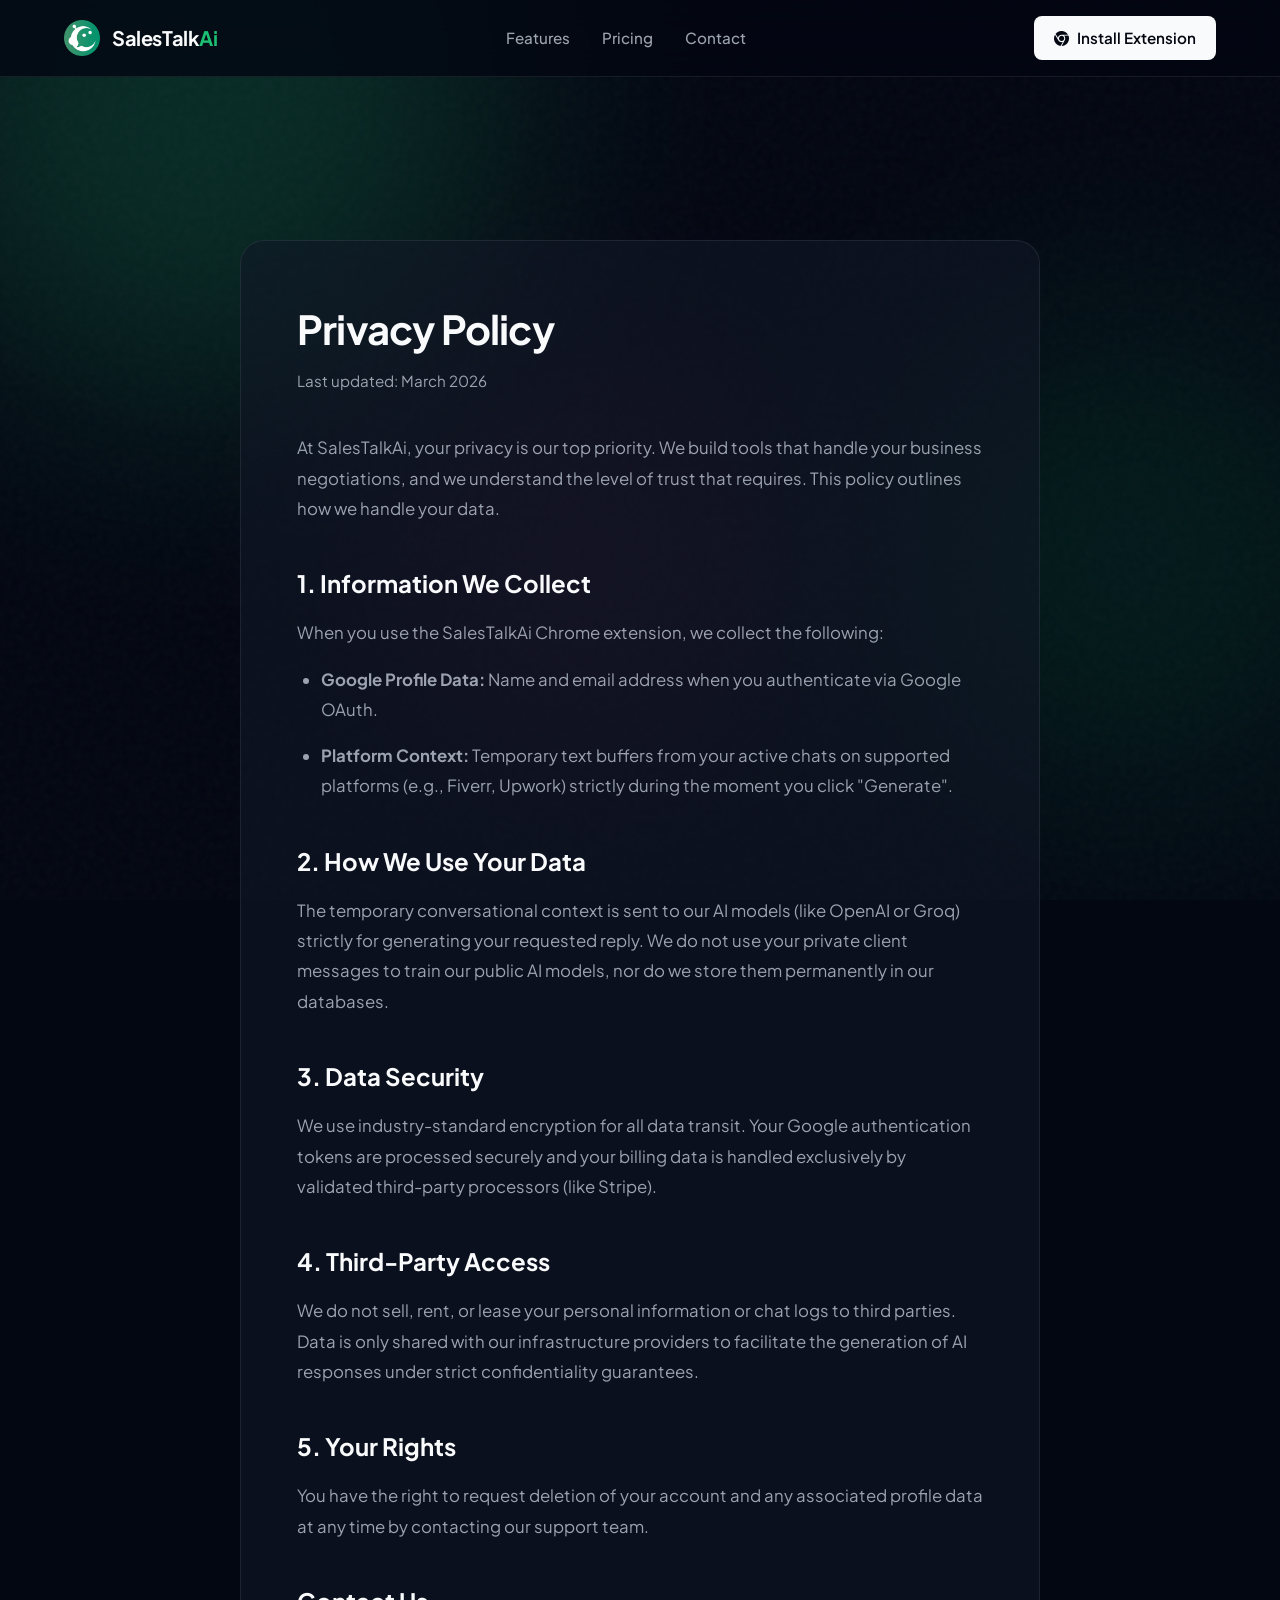
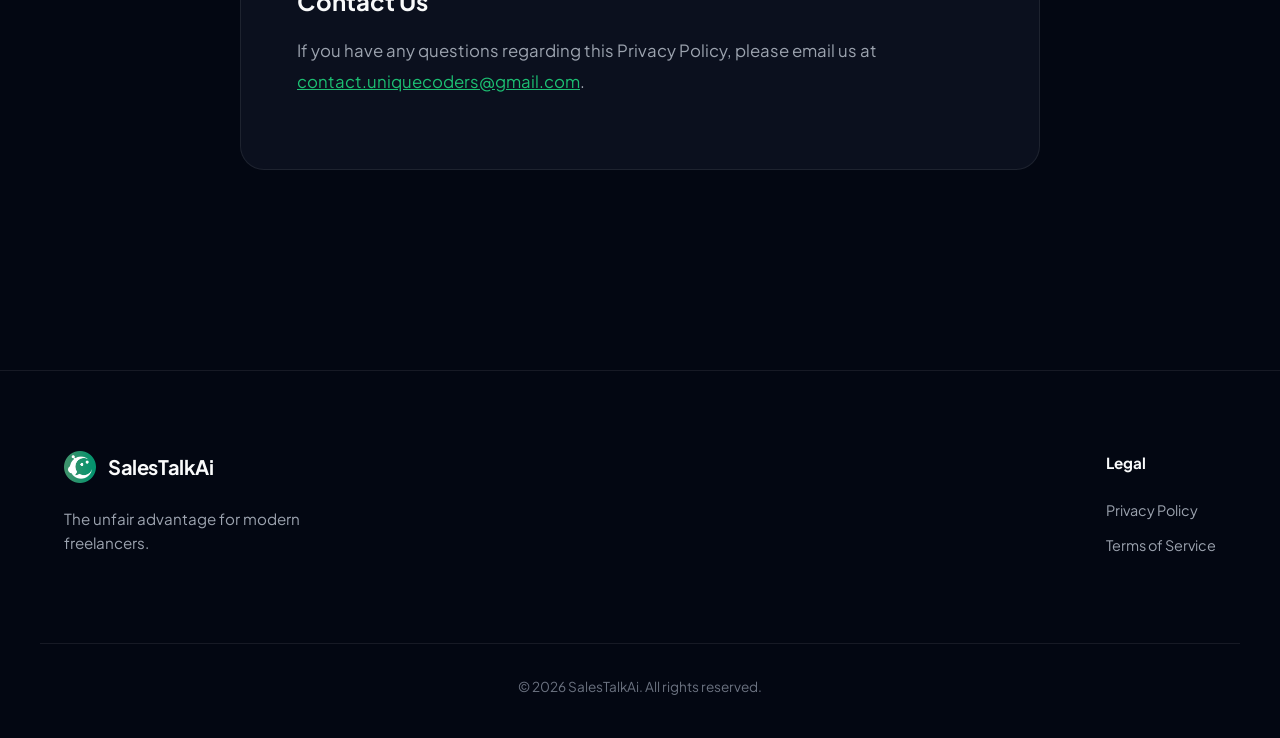
<file: privacy.html>
<!DOCTYPE html>
<html lang="en" class="dark">

<head>
    <meta charset="UTF-8">
    <meta name="viewport" content="width=device-width, initial-scale=1.0">
    <title>Privacy Policy — SalesTalkAi</title>
    <!-- Google Fonts: Plus Jakarta Sans for premium SaaS look -->
    <link rel="preconnect" href="https://fonts.googleapis.com">
    <link rel="preconnect" href="https://fonts.gstatic.com" crossorigin>
    <link href="https://fonts.googleapis.com/css2?family=Plus+Jakarta+Sans:wght@300;400;500;600;700;800&display=swap"
        rel="stylesheet">
    <!-- Font Awesome -->
    <link rel="stylesheet" href="https://cdnjs.cloudflare.com/ajax/libs/font-awesome/6.4.0/css/all.min.css">
    <!-- Custom CSS -->
    <link rel="stylesheet" href="css/style.css">
    <style>
        .legal-content {
            background: var(--bg-surface);
            border: 1px solid var(--border-color);
            border-radius: var(--radius-lg);
            padding: 56px;
            max-width: 800px;
            margin: 120px auto 80px;
        }
        .legal-content h1 {
            font-size: 2.5rem;
            margin-bottom: 8px;
            letter-spacing: -0.02em;
        }
        .legal-content .updated {
            color: var(--text-secondary);
            font-size: 0.95rem;
            margin-bottom: 40px;
            display: block;
        }
        .legal-content h2 {
            font-size: 1.5rem;
            margin-top: 40px;
            margin-bottom: 16px;
            color: var(--text-primary);
        }
        .legal-content p, .legal-content li {
            color: var(--text-secondary);
            font-size: 1.05rem;
            line-height: 1.8;
            margin-bottom: 16px;
        }
        .legal-content ul {
            padding-left: 24px;
            margin-bottom: 24px;
        }
    </style>
</head>

<body>
    <!-- Ambient Background Elements -->
    <div class="ambient-bg">
        <div class="glow-orb orb-1"></div>
        <div class="glow-orb orb-2"></div>
        <div class="glow-orb orb-3"></div>
        <div class="noise-overlay"></div>
    </div>

    <!-- Navigation -->
    <header class="site-header scrolled">
        <div class="container navbar">
            <a href="index.html" class="brand">
                <img src="assets/logo.png" alt="SalesTalkAi Logo" class="brand-logo">
                <span class="brand-text">SalesTalk<span class="text-accent">Ai</span></span>
            </a>
            <nav class="nav-links">
                <a href="index.html#features">Features</a>
                <a href="index.html#pricing">Pricing</a>
                <a href="index.html#contact">Contact</a>
            </nav>
            <div class="nav-actions">
                <a href="index.html" class="btn btn-primary glow-effect">
                    <i class="fab fa-chrome"></i> Install Extension
                </a>
            </div>
        </div>
    </header>

    <main>
        <section class="section">
            <div class="container">
                <div class="legal-content">
                    <h1>Privacy Policy</h1>
                    <span class="updated">Last updated: March 2026</span>

                    <p>At SalesTalkAi, your privacy is our top priority. We build tools that handle your business negotiations, and we understand the level of trust that requires. This policy outlines how we handle your data.</p>

                    <h2>1. Information We Collect</h2>
                    <p>When you use the SalesTalkAi Chrome extension, we collect the following:</p>
                    <ul>
                        <li><strong>Google Profile Data:</strong> Name and email address when you authenticate via Google OAuth.</li>
                        <li><strong>Platform Context:</strong> Temporary text buffers from your active chats on supported platforms (e.g., Fiverr, Upwork) strictly during the moment you click "Generate".</li>
                    </ul>

                    <h2>2. How We Use Your Data</h2>
                    <p>The temporary conversational context is sent to our AI models (like OpenAI or Groq) strictly for generating your requested reply. We do not use your private client messages to train our public AI models, nor do we store them permanently in our databases.</p>

                    <h2>3. Data Security</h2>
                    <p>We use industry-standard encryption for all data transit. Your Google authentication tokens are processed securely and your billing data is handled exclusively by validated third-party processors (like Stripe).</p>

                    <h2>4. Third-Party Access</h2>
                    <p>We do not sell, rent, or lease your personal information or chat logs to third parties. Data is only shared with our infrastructure providers to facilitate the generation of AI responses under strict confidentiality guarantees.</p>

                    <h2>5. Your Rights</h2>
                    <p>You have the right to request deletion of your account and any associated profile data at any time by contacting our support team.</p>

                    <h2>Contact Us</h2>
                    <p>If you have any questions regarding this Privacy Policy, please email us at <a href="mailto:contact.uniquecoders@gmail.com" class="text-accent">contact.uniquecoders@gmail.com</a>.</p>
                </div>
            </div>
        </section>
    </main>

    <!-- Footer -->
    <footer class="site-footer">
        <div class="container footer-grid">
            <div class="footer-brand">
                <a href="index.html" class="brand">
                    <img src="assets/logo.png" alt="SalesTalkAi Logo" class="brand-logo"
                        style="width: 32px; height: 32px;">
                    <span class="brand-text">SalesTalkAi</span>
                </a>
                <p>The unfair advantage for modern freelancers.</p>
            </div>
            <div class="footer-links">
                <div class="link-group">
                    <h4>Legal</h4>
                    <a href="privacy.html">Privacy Policy</a>
                    <a href="tos.html">Terms of Service</a>
                </div>
            </div>
        </div>
        <div class="container footer-bottom">
            <p>&copy; 2026 SalesTalkAi. All rights reserved.</p>
        </div>
    </footer>
</body>
</html>
</file>
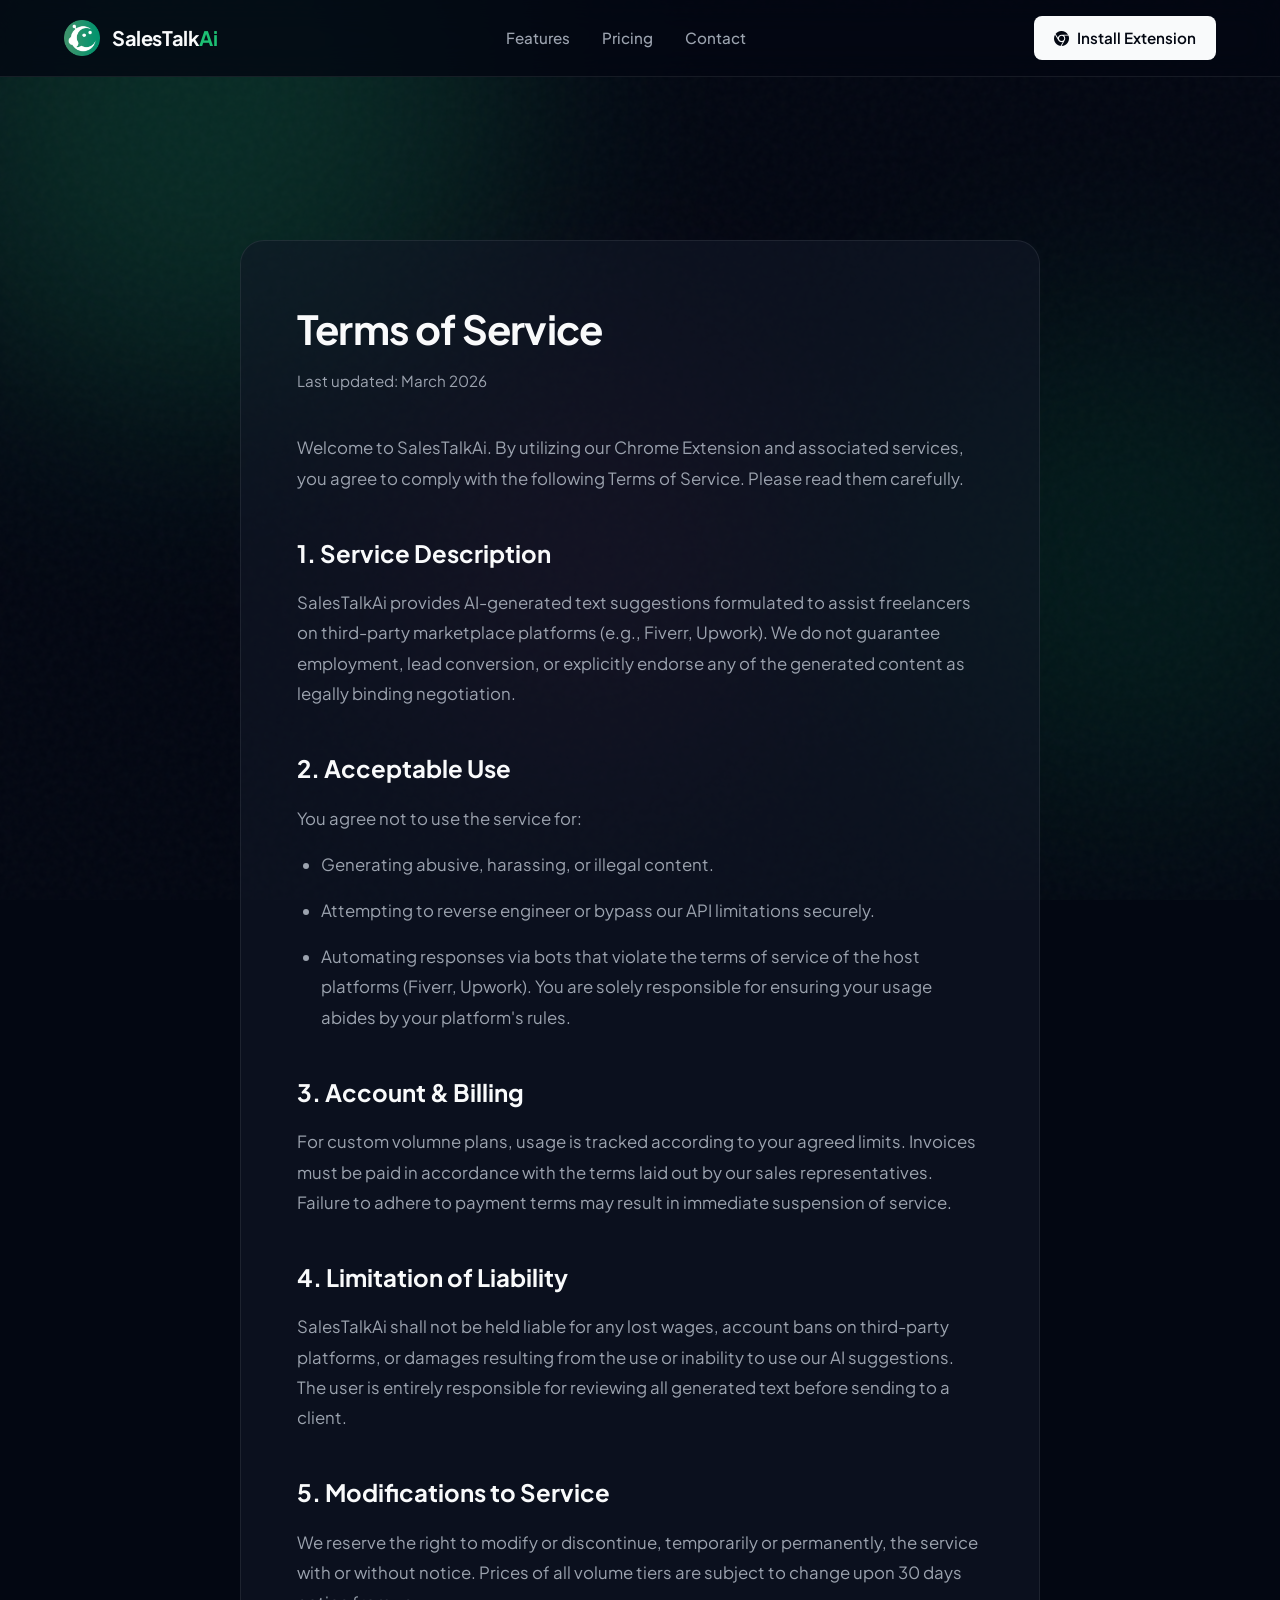
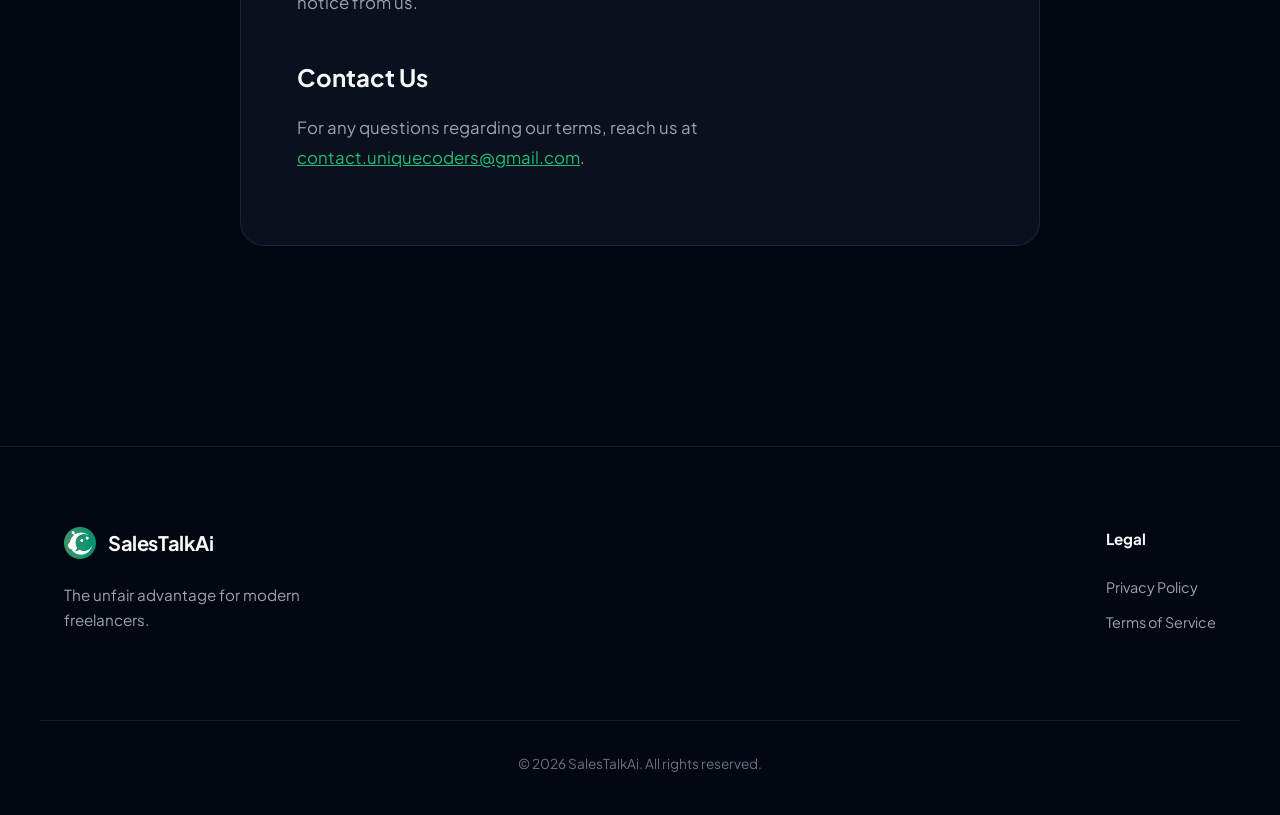
<file: tos.html>
<!DOCTYPE html>
<html lang="en" class="dark">

<head>
    <meta charset="UTF-8">
    <meta name="viewport" content="width=device-width, initial-scale=1.0">
    <title>Terms of Service — SalesTalkAi</title>
    <!-- Google Fonts: Plus Jakarta Sans for premium SaaS look -->
    <link rel="preconnect" href="https://fonts.googleapis.com">
    <link rel="preconnect" href="https://fonts.gstatic.com" crossorigin>
    <link href="https://fonts.googleapis.com/css2?family=Plus+Jakarta+Sans:wght@300;400;500;600;700;800&display=swap"
        rel="stylesheet">
    <!-- Font Awesome -->
    <link rel="stylesheet" href="https://cdnjs.cloudflare.com/ajax/libs/font-awesome/6.4.0/css/all.min.css">
    <!-- Custom CSS -->
    <link rel="stylesheet" href="css/style.css">
    <style>
        .legal-content {
            background: var(--bg-surface);
            border: 1px solid var(--border-color);
            border-radius: var(--radius-lg);
            padding: 56px;
            max-width: 800px;
            margin: 120px auto 80px;
        }
        .legal-content h1 {
            font-size: 2.5rem;
            margin-bottom: 8px;
            letter-spacing: -0.02em;
        }
        .legal-content .updated {
            color: var(--text-secondary);
            font-size: 0.95rem;
            margin-bottom: 40px;
            display: block;
        }
        .legal-content h2 {
            font-size: 1.5rem;
            margin-top: 40px;
            margin-bottom: 16px;
            color: var(--text-primary);
        }
        .legal-content p, .legal-content li {
            color: var(--text-secondary);
            font-size: 1.05rem;
            line-height: 1.8;
            margin-bottom: 16px;
        }
        .legal-content ul {
            padding-left: 24px;
            margin-bottom: 24px;
        }
    </style>
</head>

<body>
    <!-- Ambient Background Elements -->
    <div class="ambient-bg">
        <div class="glow-orb orb-1"></div>
        <div class="glow-orb orb-2"></div>
        <div class="glow-orb orb-3"></div>
        <div class="noise-overlay"></div>
    </div>

    <!-- Navigation -->
    <header class="site-header scrolled">
        <div class="container navbar">
            <a href="index.html" class="brand">
                <img src="assets/logo.png" alt="SalesTalkAi Logo" class="brand-logo">
                <span class="brand-text">SalesTalk<span class="text-accent">Ai</span></span>
            </a>
            <nav class="nav-links">
                <a href="index.html#features">Features</a>
                <a href="index.html#pricing">Pricing</a>
                <a href="index.html#contact">Contact</a>
            </nav>
            <div class="nav-actions">
                <a href="index.html" class="btn btn-primary glow-effect">
                    <i class="fab fa-chrome"></i> Install Extension
                </a>
            </div>
        </div>
    </header>

    <main>
        <section class="section">
            <div class="container">
                <div class="legal-content">
                    <h1>Terms of Service</h1>
                    <span class="updated">Last updated: March 2026</span>

                    <p>Welcome to SalesTalkAi. By utilizing our Chrome Extension and associated services, you agree to comply with the following Terms of Service. Please read them carefully.</p>

                    <h2>1. Service Description</h2>
                    <p>SalesTalkAi provides AI-generated text suggestions formulated to assist freelancers on third-party marketplace platforms (e.g., Fiverr, Upwork). We do not guarantee employment, lead conversion, or explicitly endorse any of the generated content as legally binding negotiation.</p>

                    <h2>2. Acceptable Use</h2>
                    <p>You agree not to use the service for:</p>
                    <ul>
                        <li>Generating abusive, harassing, or illegal content.</li>
                        <li>Attempting to reverse engineer or bypass our API limitations securely.</li>
                        <li>Automating responses via bots that violate the terms of service of the host platforms (Fiverr, Upwork). You are solely responsible for ensuring your usage abides by your platform's rules.</li>
                    </ul>

                    <h2>3. Account & Billing</h2>
                    <p>For custom volumne plans, usage is tracked according to your agreed limits. Invoices must be paid in accordance with the terms laid out by our sales representatives. Failure to adhere to payment terms may result in immediate suspension of service.</p>

                    <h2>4. Limitation of Liability</h2>
                    <p>SalesTalkAi shall not be held liable for any lost wages, account bans on third-party platforms, or damages resulting from the use or inability to use our AI suggestions. The user is entirely responsible for reviewing all generated text before sending to a client.</p>

                    <h2>5. Modifications to Service</h2>
                    <p>We reserve the right to modify or discontinue, temporarily or permanently, the service with or without notice. Prices of all volume tiers are subject to change upon 30 days notice from us.</p>

                    <h2>Contact Us</h2>
                    <p>For any questions regarding our terms, reach us at <a href="mailto:contact.uniquecoders@gmail.com" class="text-accent">contact.uniquecoders@gmail.com</a>.</p>
                </div>
            </div>
        </section>
    </main>

    <!-- Footer -->
    <footer class="site-footer">
        <div class="container footer-grid">
            <div class="footer-brand">
                <a href="index.html" class="brand">
                    <img src="assets/logo.png" alt="SalesTalkAi Logo" class="brand-logo"
                        style="width: 32px; height: 32px;">
                    <span class="brand-text">SalesTalkAi</span>
                </a>
                <p>The unfair advantage for modern freelancers.</p>
            </div>
            <div class="footer-links">
                <div class="link-group">
                    <h4>Legal</h4>
                    <a href="privacy.html">Privacy Policy</a>
                    <a href="tos.html">Terms of Service</a>
                </div>
            </div>
        </div>
        <div class="container footer-bottom">
            <p>&copy; 2026 SalesTalkAi. All rights reserved.</p>
        </div>
    </footer>
</body>
</html>
</file>
<file: css/style.css>
:root {
    /* Color Palette */
    --bg-base: #030712;
    --bg-surface: rgba(17, 24, 39, 0.6);
    --bg-surface-hover: rgba(31, 41, 55, 0.8);
    --border-color: rgba(255, 255, 255, 0.08);
    --text-primary: #f9fafb;
    --text-secondary: #9ca3af;
    --text-muted: #6b7280;

    --accent-primary: #1dbf73;
    /* Fiverr Green */
    --accent-secondary: #008f51;
    /* Dark Fiverr Green */
    --accent-glow: rgba(29, 191, 115, 0.4);

    /* Typography */
    --font-main: 'Plus Jakarta Sans', system-ui, -apple-system, sans-serif;

    /* Layout */
    --container-width: 1200px;
    --radius-sm: 8px;
    --radius-md: 16px;
    --radius-lg: 24px;
    --radius-xl: 32px;
}

* {
    margin: 0;
    padding: 0;
    box-sizing: border-box;
}

body {
    font-family: var(--font-main);
    background-color: var(--bg-base);
    color: var(--text-primary);
    line-height: 1.6;
    overflow-x: hidden;
    -webkit-font-smoothing: antialiased;
}

/* Ambient Background */
.ambient-bg {
    position: fixed;
    top: 0;
    left: 0;
    width: 100vw;
    height: 100vh;
    z-index: -1;
    overflow: hidden;
    pointer-events: none;
}

.glow-orb {
    position: absolute;
    border-radius: 50%;
    filter: blur(120px);
    opacity: 0.4;
    animation: pulseOrb 8s alternate infinite;
}

.orb-1 {
    width: 600px;
    height: 600px;
    background: var(--accent-primary);
    top: -200px;
    left: -100px;
    opacity: 0.2;
}

.orb-2 {
    width: 500px;
    height: 500px;
    background: var(--accent-secondary);
    bottom: 10%;
    right: -100px;
    opacity: 0.15;
    animation-delay: -3s;
}

.orb-3 {
    width: 400px;
    height: 400px;
    background: #ec4899;
    top: 40%;
    left: 30%;
    opacity: 0.1;
    animation-delay: -5s;
}

.noise-overlay {
    position: absolute;
    inset: 0;
    opacity: 0.03;
    pointer-events: none;
    /* Basic noise pattern base64 */
    background-image: url("data:image/svg+xml,%3Csvg viewBox='0 0 200 200' xmlns='http://www.w3.org/2000/svg'%3E%3Cfilter id='noiseFilter'%3E%3CfeTurbulence type='fractalNoise' baseFrequency='0.65' numOctaves='3' stitchTiles='stitch'/%3E%3C/filter%3E%3Crect width='100%25' height='100%25' filter='url(%23noiseFilter)'/%3E%3C/svg%3E");
}

@keyframes pulseOrb {
    0% {
        transform: scale(1) translate(0, 0);
    }

    100% {
        transform: scale(1.1) translate(20px, 20px);
    }
}

/* Typography Classes */
.text-gradient {
    background: linear-gradient(135deg, #4ade80, #10b981);
    -webkit-background-clip: text;
    background-clip: text;
    color: transparent;
}

.text-accent {
    color: var(--accent-primary);
}

.text-center {
    text-align: center;
}

/* Containers */
.container {
    max-width: var(--container-width);
    margin: 0 auto;
    padding: 0 24px;
}

/* Buttons */
.btn {
    display: inline-flex;
    align-items: center;
    justify-content: center;
    gap: 8px;
    padding: 10px 20px;
    border-radius: var(--radius-sm);
    font-weight: 600;
    font-size: 0.95rem;
    text-decoration: none;
    transition: all 0.3s ease;
    cursor: pointer;
    border: none;
}

.btn-lg {
    padding: 16px 32px;
    font-size: 1.1rem;
    border-radius: 12px;
}

.btn-block {
    width: 100%;
}

.btn-primary {
    background: var(--text-primary);
    color: var(--bg-base);
}

.btn-primary:hover {
    background: #e5e7eb;
    transform: translateY(-2px);
}

.btn-secondary {
    background: transparent;
    color: var(--text-primary);
    border: 1px solid var(--border-color);
}

.btn-secondary:hover {
    background: var(--bg-surface);
}

.btn-outline {
    background: transparent;
    color: var(--text-primary);
    border: 1px solid var(--border-color);
}

.btn-outline:hover {
    border-color: var(--text-primary);
}

.glow-effect {
    position: relative;
}

.glow-effect::after {
    content: '';
    position: absolute;
    inset: -2px;
    background: linear-gradient(135deg, var(--accent-primary), var(--accent-secondary));
    z-index: -1;
    border-radius: inherit;
    filter: blur(8px);
    opacity: 0;
    transition: opacity 0.3s ease;
}

.glow-effect:hover::after {
    opacity: 0.4;
}

/* Header/Nav */
.site-header {
    position: fixed;
    top: 0;
    width: 100%;
    z-index: 100;
    transition: all 0.3s ease;
    padding: 24px 0;
}

.site-header.scrolled {
    padding: 16px 0;
    background: rgba(3, 7, 18, 0.8);
    backdrop-filter: blur(16px);
    border-bottom: 1px solid var(--border-color);
}

.navbar {
    display: flex;
    justify-content: space-between;
    align-items: center;
}

.brand {
    display: flex;
    align-items: center;
    gap: 12px;
    text-decoration: none;
    color: var(--text-primary);
}

.brand-logo {
    width: 36px;
    height: 36px;
    border-radius: 8px;
}

.brand-text {
    font-weight: 700;
    font-size: 1.25rem;
    letter-spacing: -0.02em;
}

.nav-links {
    display: flex;
    gap: 32px;
}

.nav-links a {
    color: var(--text-secondary);
    text-decoration: none;
    font-size: 0.95rem;
    font-weight: 500;
    transition: color 0.2s;
}

.nav-links a:hover {
    color: var(--text-primary);
}

.nav-actions {
    display: flex;
    gap: 16px;
}

.mobile-menu-btn {
    display: none;
    background: none;
    border: none;
    color: var(--text-primary);
    font-size: 1.5rem;
    cursor: pointer;
}

/* Hero Section */
.top-ticker {
    margin-top: 80px;
    /* offset the fixed header */
    border-top: none;
}

.hero-section {
    padding: 200px 0 80px;
    position: relative;
}

.badge {
    display: inline-flex;
    align-items: center;
    gap: 8px;
    padding: 6px 16px;
    background: rgba(255, 255, 255, 0.05);
    border: 1px solid var(--border-color);
    border-radius: 999px;
    font-size: 0.85rem;
    font-weight: 500;
    margin-bottom: 32px;
    color: var(--text-secondary);
}

.badge-dot {
    width: 8px;
    height: 8px;
    background: var(--accent-secondary);
    border-radius: 50%;
    box-shadow: 0 0 10px var(--accent-secondary);
}

.hero-title {
    font-size: 4.5rem;
    font-weight: 800;
    line-height: 1.1;
    letter-spacing: -0.03em;
    margin-bottom: 24px;
}

.hero-subtitle {
    font-size: 1.25rem;
    color: var(--text-secondary);
    max-width: 650px;
    margin: 0 auto 40px;
    line-height: 1.7;
}

.hero-cta {
    display: flex;
    flex-direction: column;
    align-items: center;
    gap: 24px;
}

.trust-indicator {
    display: flex;
    align-items: center;
    gap: 16px;
}

.avatars {
    display: flex;
}

.avatars img {
    width: 32px;
    height: 32px;
    border-radius: 50%;
    border: 2px solid var(--bg-base);
    margin-left: -10px;
}

.avatars img:first-child {
    margin-left: 0;
}

.avatar-more {
    width: 32px;
    height: 32px;
    border-radius: 50%;
    background: var(--bg-surface);
    border: 1px solid var(--border-color);
    display: flex;
    align-items: center;
    justify-content: center;
    font-size: 0.7rem;
    font-weight: bold;
    margin-left: -10px;
    z-index: 1;
}

.trust-text {
    text-align: left;
    font-size: 0.85rem;
    color: var(--text-secondary);
}

.trust-text .stars {
    color: #fbbf24;
    margin-bottom: 2px;
    font-size: 10px;
}

.hero-visual-wrapper {
    margin-top: 80px;
    perspective: 1000px;
}

.mockup-container {
    position: relative;
    max-width: 900px;
    margin: 0 auto;
    border-radius: 12px;
    padding: 8px;
    background: linear-gradient(to bottom, rgba(255, 255, 255, 0.1), rgba(255, 255, 255, 0.02));
    box-shadow: 0 25px 50px -12px rgba(0, 0, 0, 0.5);
    transform: rotateX(5deg);
    transition: transform 0.5s ease;
}

.mockup-container:hover {
    transform: rotateX(0deg);
}

.mockup-glow {
    position: absolute;
    top: 50%;
    left: 50%;
    width: 100%;
    height: 50px;
    background: var(--accent-primary);
    filter: blur(80px);
    transform: translate(-50%, -50%);
    z-index: -1;
    opacity: 0.5;
}

.hero-mockup-img {
    width: 100%;
    border-radius: 8px;
    display: block;
    border: 1px solid rgba(255, 255, 255, 0.1);
}

/* Sections */
.section {
    padding: 120px 0;
}


.section-header {
    margin-bottom: 64px;
}

.section-title {
    font-size: 2.5rem;
    font-weight: 700;
    margin-bottom: 16px;
    letter-spacing: -0.02em;
}

.section-desc {
    color: var(--text-secondary);
    font-size: 1.1rem;
    max-width: 600px;
    margin: 0 auto;
}

/* Logo Ticker */
.logo-ticker {
    padding: 40px 0;
    border-top: 1px solid var(--border-color);
    border-bottom: 1px solid var(--border-color);
    background: rgba(0, 0, 0, 0.2);
    overflow: hidden;
}

.ticker-title {
    text-align: center;
    color: var(--text-muted);
    font-size: 0.85rem;
    text-transform: uppercase;
    letter-spacing: 0.1em;
    margin-bottom: 24px;
}

.ticker-track {
    display: flex;
    width: max-content;
    animation: ticker 30s linear infinite;
}

.ticker-items {
    display: flex;
    gap: 80px;
    padding: 0 40px;
}

.ticker-items span {
    font-size: 1.2rem;
    font-weight: 600;
    color: var(--text-secondary);
    display: flex;
    align-items: center;
    gap: 8px;
    opacity: 0.7;
    white-space: nowrap;
}

@keyframes ticker {
    0% {
        transform: translate3d(0, 0, 0);
    }

    100% {
        transform: translate3d(-33.333333%, 0, 0);
    }

    /* Assuming 3 exact groups mapping to 33.3% */
}

/* Bento Grid Features */
.bento-grid {
    display: grid;
    grid-template-columns: repeat(3, 1fr);
    grid-auto-rows: 300px;
    gap: 24px;
}

.bento-card {
    background: var(--bg-surface);
    border: 1px solid var(--border-color);
    border-radius: var(--radius-lg);
    padding: 32px;
    display: flex;
    flex-direction: column;
    position: relative;
    overflow: hidden;
    transition: transform 0.3s ease, background 0.3s ease;
}

.bento-card:hover {
    transform: translateY(-5px);
    background: var(--bg-surface-hover);
    border-color: rgba(255, 255, 255, 0.15);
}

.col-span-2 {
    grid-column: span 2;
}

.icon-box {
    width: 48px;
    height: 48px;
    border-radius: 12px;
    background: rgba(255, 255, 255, 0.05);
    border: 1px solid var(--border-color);
    display: flex;
    align-items: center;
    justify-content: center;
    font-size: 1.25rem;
    color: var(--text-primary);
    margin-bottom: 24px;
}

.bento-content h3 {
    font-size: 1.25rem;
    font-weight: 600;
    margin-bottom: 12px;
}

.bento-content p {
    color: var(--text-secondary);
    font-size: 0.95rem;
}

.bento-visual {
    position: absolute;
    bottom: -20px;
    right: -20px;
    width: 60%;
    height: 60%;
    border-radius: 20px;
    opacity: 0.5;
    z-index: 0;
    pointer-events: none;
}

.bento-content {
    z-index: 1;
    position: relative;
}

.gradient-bg-1 {
    background: linear-gradient(135deg, var(--accent-primary), transparent);
    filter: blur(40px);
}

.wireframe-bg {
    background-image: radial-gradient(var(--border-color) 1px, transparent 1px);
    background-size: 10px 10px;
    opacity: 0.3;
}

/* Workflow Section */
.workflow-grid {
    display: grid;
    grid-template-columns: 1fr 1fr;
    gap: 64px;
    align-items: center;
}

.step-list {
    margin-top: 40px;
    display: flex;
    flex-direction: column;
    gap: 32px;
}

.step-item {
    display: flex;
    gap: 24px;
}

.step-number {
    font-family: monospace;
    font-size: 1.25rem;
    color: var(--accent-primary);
    font-weight: bold;
    border-bottom: 2px solid var(--accent-primary);
    padding-bottom: 4px;
    height: fit-content;
}

.step-text h4 {
    font-size: 1.1rem;
    margin-bottom: 8px;
}

.step-text p {
    color: var(--text-secondary);
    font-size: 0.95rem;
}

.glass-container {
    background: var(--bg-surface);
    border: 1px solid var(--border-color);
    border-radius: var(--radius-lg);
    padding: 16px;
    position: relative;
    box-shadow: 0 20px 40px rgba(0, 0, 0, 0.4);
}

.glass-highlight {
    position: absolute;
    top: 0;
    left: 20%;
    width: 60%;
    height: 1px;
    background: linear-gradient(90deg, transparent, rgba(255, 255, 255, 0.5), transparent);
}

.ui-mockup {
    width: 100%;
    border-radius: var(--radius-sm);
    display: block;
}

/* About Section Stats */
.about-stats-grid {
    display: grid;
    grid-template-columns: repeat(3, 1fr);
    gap: 32px;
}

.stat-card {
    background: var(--bg-surface);
    border: 1px solid var(--border-color);
    border-radius: var(--radius-lg);
    padding: 40px;
    text-align: center;
    transition: transform 0.3s ease;
}

.stat-card:hover {
    transform: translateY(-5px);
}

.stat-card h3 {
    font-size: 3rem;
    font-weight: 800;
    color: var(--accent-primary);
    margin-bottom: 8px;
}

.stat-card p {
    color: var(--text-secondary);
    font-size: 1.1rem;
    font-weight: 500;
}

/* Why Us Section */
.why-us-grid {
    display: grid;
    grid-template-columns: 1fr 1fr;
    gap: 64px;
    align-items: center;
}

.why-us-points {
    display: flex;
    flex-direction: column;
    gap: 32px;
}

.point-item {
    display: flex;
    gap: 20px;
}

.point-icon {
    width: 32px;
    height: 32px;
    background: rgba(29, 191, 115, 0.1);
    color: var(--accent-primary);
    border-radius: 50%;
    display: flex;
    align-items: center;
    justify-content: center;
    flex-shrink: 0;
    margin-top: 4px;
}

.point-text h4 {
    font-size: 1.15rem;
    margin-bottom: 8px;
}

.point-text p {
    color: var(--text-secondary);
    font-size: 0.95rem;
}

/* CSS-Only Testimonial Slider */
.testimonial-slider-container {
    background: var(--bg-surface);
    border: 1px solid var(--border-color);
    border-radius: var(--radius-lg);
    padding: 40px;
    position: relative;
    overflow: hidden;
    height: 380px;
    box-shadow: 0 20px 40px rgba(0, 0, 0, 0.4);
}

.testimonial-slider-container input[type="radio"] {
    display: none;
}

.testimonials {
    height: 100%;
    position: relative;
}

.testimonial-slide {
    position: absolute;
    top: 0;
    left: 0;
    width: 100%;
    opacity: 0;
    transform: translateX(50px);
    transition: all 0.5s ease;
    pointer-events: none;
}

.quote-icon {
    font-size: 3rem;
    color: rgba(255, 255, 255, 0.05);
    margin-bottom: 16px;
    line-height: 1;
}

.quote-text {
    font-size: 1.1rem;
    font-style: italic;
    color: var(--text-primary);
    margin-bottom: 32px;
    line-height: 1.7;
}

.author-info {
    display: flex;
    align-items: center;
    gap: 16px;
}

.author-info img {
    width: 48px;
    height: 48px;
    border-radius: 50%;
}

.author-info h5 {
    font-size: 1.05rem;
    margin-bottom: 2px;
}

.author-info span {
    font-size: 0.85rem;
    color: var(--accent-primary);
}

/* Slider Integration */
#slide-1:checked~.testimonials .slide-1,
#slide-2:checked~.testimonials .slide-2,
#slide-3:checked~.testimonials .slide-3 {
    opacity: 1;
    transform: translateX(0);
    pointer-events: auto;
}

.slider-nav {
    position: absolute;
    bottom: 32px;
    right: 40px;
    display: flex;
    gap: 12px;
}

.slider-nav label {
    width: 12px;
    height: 12px;
    border-radius: 50%;
    background: rgba(255, 255, 255, 0.2);
    cursor: pointer;
    transition: background 0.3s ease;
}

#slide-1:checked~.slider-nav label[for="slide-1"],
#slide-2:checked~.slider-nav label[for="slide-2"],
#slide-3:checked~.slider-nav label[for="slide-3"] {
    background: var(--accent-primary);
}

/* Pricing Grid */
.pricing-grid {
    display: grid;
    grid-template-columns: repeat(2, 1fr);
    gap: 32px;
    max-width: 900px;
    margin: 0 auto;
}

.pricing-card {
    background: var(--bg-surface);
    border: 1px solid var(--border-color);
    border-radius: var(--radius-lg);
    padding: 40px;
    display: flex;
    flex-direction: column;
    position: relative;
}

.pricing-card.premium {
    background: rgba(17, 24, 39, 0.8);
    border-color: rgba(29, 191, 115, 0.4);
    box-shadow: 0 20px 40px rgba(0, 0, 0, 0.5), inset 0 0 0 1px rgba(29, 191, 115, 0.2);
}

.popular-badge {
    position: absolute;
    top: -12px;
    left: 50%;
    transform: translateX(-50%);
    background: linear-gradient(135deg, var(--accent-primary), var(--accent-secondary));
    color: white;
    padding: 4px 12px;
    border-radius: 999px;
    font-size: 0.75rem;
    font-weight: bold;
    text-transform: uppercase;
    letter-spacing: 0.05em;
}

.plan-header {
    margin-bottom: 32px;
    border-bottom: 1px solid var(--border-color);
    padding-bottom: 32px;
}

.plan-header h3 {
    font-size: 1.25rem;
    color: var(--text-secondary);
    margin-bottom: 16px;
}

.price {
    font-size: 1rem;
    color: var(--text-muted);
    display: flex;
    align-items: baseline;
    gap: 4px;
    margin-bottom: 8px;
}

.price span {
    font-size: 3.5rem;
    font-weight: 800;
    color: var(--text-primary);
    line-height: 1;
}

.plan-features {
    list-style: none;
    margin-bottom: 40px;
    display: flex;
    flex-direction: column;
    gap: 16px;
}

.plan-features li {
    display: flex;
    align-items: center;
    gap: 12px;
    font-size: 0.95rem;
}

.plan-features li i {
    font-size: 0.85rem;
    color: #10b981;
}

.plan-features li.disabled {
    color: var(--text-muted);
}

.plan-features li.disabled i {
    color: var(--text-muted);
}

.mt-auto {
    margin-top: auto;
}

/* Pricing Single Card */
.pricing-single-card {
    max-width: 650px;
    margin: 0 auto;
    background: rgba(17, 24, 39, 0.8);
    border: 1px solid rgba(29, 191, 115, 0.4);
    border-radius: var(--radius-lg);
    padding: 64px 48px;
    box-shadow: 0 20px 40px rgba(0, 0, 0, 0.5), inset 0 0 0 1px rgba(29, 191, 115, 0.2);
}

.card-content h3 {
    font-size: 2.25rem;
    color: var(--text-primary);
    margin-bottom: 16px;
    letter-spacing: -0.02em;
}

.highlight-text {
    font-size: 1.25rem;
    color: var(--accent-primary);
    font-weight: 600;
    margin-bottom: 24px;
}

.pricing-bio {
    color: var(--text-secondary);
    font-size: 1.1rem;
    margin-bottom: 32px;
    line-height: 1.7;
}

.pricing-single-card .plan-features {
    align-items: baseline;
    margin-top: 25px;
    margin-bottom: 50px;
}

.pricing-single-card .plan-features li {
    justify-content: center;
}

.pricing-single-card a {
    display: block;
    margin: auto;
    text-align: center;
}

/* Contact Section */
.contact-grid {
    display: flex;
    justify-content: center;
    gap: 32px;
    flex-wrap: wrap;
    margin-top: 40px;
}

.contact-card {
    background: var(--bg-surface);
    border: 1px solid var(--border-color);
    border-radius: var(--radius-lg);
    padding: 40px 32px;
    min-width: 280px;
    transition: transform 0.3s ease, border-color 0.3s ease;
}

.contact-card:hover {
    transform: translateY(-5px);
    border-color: rgba(29, 191, 115, 0.4);
}

.contact-card i {
    font-size: 2rem;
    color: var(--accent-primary);
    margin-bottom: 24px;
}

.contact-card h4 {
    font-size: 1.25rem;
    margin-bottom: 8px;
    color: var(--text-primary);
}

.contact-card p,
.contact-card a {
    color: var(--text-secondary);
    font-size: 1rem;
    line-height: 1.6;
}

/* CTA Section */
.cta-section {
    padding: 80px 0 120px;
}

.cta-box {
    background: var(--bg-surface);
    border: 1px solid var(--border-color);
    border-radius: var(--radius-xl);
    padding: 80px 40px;
    text-align: center;
    position: relative;
    overflow: hidden;
}

.mesh-bg {
    position: absolute;
    inset: 0;
    background: radial-gradient(circle at top right, rgba(139, 92, 246, 0.15), transparent 50%),
        radial-gradient(circle at bottom left, rgba(6, 182, 212, 0.1), transparent 50%);
    z-index: 0;
}

.cta-box h2 {
    font-size: 3rem;
    font-weight: 800;
    line-height: 1.1;
    margin-bottom: 16px;
    position: relative;
    z-index: 1;
}

.cta-box p {
    color: var(--text-secondary);
    font-size: 1.25rem;
    margin-bottom: 32px;
    position: relative;
    z-index: 1;
}

.cta-box .btn {
    position: relative;
    z-index: 1;
}

/* Footer */
.site-footer {
    border-top: 1px solid var(--border-color);
    background: var(--bg-base);
    padding: 80px 0 40px;
}

.footer-grid {
    display: grid;
    grid-template-columns: 2fr 3fr;
    gap: 64px;
    margin-bottom: 64px;
}

.footer-brand p {
    color: var(--text-secondary);
    margin: 24px 0;
    font-size: 0.95rem;
    max-width: 250px;
}

.social-links {
    display: flex;
    gap: 16px;
}

.social-links a {
    width: 40px;
    height: 40px;
    border-radius: 50%;
    background: var(--bg-surface);
    display: flex;
    align-items: center;
    justify-content: center;
    color: var(--text-secondary);
    text-decoration: none;
    transition: all 0.2s;
    border: 1px solid var(--border-color);
}

.social-links a:hover {
    color: var(--text-primary);
    background: var(--bg-surface-hover);
}

.footer-links {
    display: flex;
    justify-content: flex-end;
    gap: 80px;
}

.link-group h4 {
    font-size: 0.95rem;
    color: var(--text-primary);
    margin-bottom: 24px;
}

.link-group a {
    display: block;
    color: var(--text-secondary);
    text-decoration: none;
    margin-bottom: 12px;
    font-size: 0.9rem;
    transition: color 0.2s;
}

.link-group a:hover {
    color: var(--text-primary);
}

.footer-bottom {
    border-top: 1px solid var(--border-color);
    padding-top: 32px;
    text-align: center;
    color: var(--text-muted);
    font-size: 0.85rem;
}

/* Utils / Animations */
.reveal {
    opacity: 0;
    transform: translateY(30px);
    transition: all 0.8s cubic-bezier(0.16, 1, 0.3, 1);
}

.reveal.active {
    opacity: 1;
    transform: translateY(0);
}

.fade-in-up {
    animation: fadeInUp 0.8s cubic-bezier(0.16, 1, 0.3, 1) forwards;
    opacity: 0;
    transform: translateY(20px);
}

@keyframes fadeInUp {
    to {
        opacity: 1;
        transform: translateY(0);
    }
}

.floating {
    animation: float 6s ease-in-out infinite;
}

@keyframes float {
    0% {
        transform: translateY(0px);
    }

    50% {
        transform: translateY(-10px);
    }

    100% {
        transform: translateY(0px);
    }
}

/* Responsive */
@media (max-width: 1024px) {
    .bento-grid {
        grid-template-columns: 1fr 1fr;
    }

    .col-span-2 {
        grid-column: span 1;
        /* reset */
    }
}

@media (max-width: 768px) {

    .nav-links,
    .nav-actions .btn-secondary {
        display: none;
    }

    .mobile-menu-btn {
        display: block;
    }

    .hero-title {
        font-size: 3rem;
    }

    .workflow-grid {
        grid-template-columns: 1fr;
    }

    .pricing-grid {
        grid-template-columns: 1fr;
    }

    .why-us-grid {
        grid-template-columns: 1fr;
    }

    .footer-grid {
        grid-template-columns: 1fr;
        gap: 40px;
    }

    .footer-links {
        justify-content: flex-start;
        gap: 40px;
        flex-wrap: wrap;
    }

    .bento-grid {
        grid-template-columns: 1fr;
        grid-auto-rows: auto;
    }

    .bento-card {
        min-height: 250px;
    }

    .about-stats-grid {
        grid-template-columns: 1fr;
    }
}

/* Comparison Section */
.comparison-section {
    padding: 100px 0;
    position: relative;
}

.comparison-wrapper {
    background: var(--bg-surface);
    border: 1px solid var(--border-color);
    border-radius: var(--radius-xl);
    padding: 40px;
    overflow-x: auto;
    box-shadow: 0 40px 100px -20px rgba(0, 0, 0, 0.5);
    backdrop-filter: blur(10px);
}

.comparison-table-header {
    margin-bottom: 40px;
}

.comparison-table {
    width: 100%;
    border-collapse: collapse;
    min-width: 600px;
}

.comparison-table th,
.comparison-table td {
    padding: 24px;
    text-align: center;
    border-bottom: 1px solid var(--border-color);
}

.comparison-table th {
    font-size: 1.1rem;
    font-weight: 700;
    color: var(--text-primary);
}

.comparison-table td:first-child {
    text-align: left;
    font-weight: 600;
    color: var(--text-secondary);
    width: 35%;
}

.comparison-table .salestalk-col {
    background: rgba(29, 191, 115, 0.05);
    color: var(--accent-primary);
    position: relative;
    border-left: 2px solid rgba(29, 191, 115, 0.1);
    border-right: 2px solid rgba(29, 191, 115, 0.1);
}

.comparison-table tr:last-child td {
    border-bottom: none;
}

.comparison-table i {
    font-size: 1.25rem;
}

.comparison-table .fa-check {
    color: var(--accent-primary);
}

.comparison-table .fa-times {
    color: #ef4444;
    opacity: 0.4;
}

.tool-badge {
    padding: 6px 12px;
    border-radius: 99px;
    font-size: 0.8rem;
    font-weight: 600;
    margin-bottom: 8px;
    display: inline-block;
}

.badge-salestalk {
    background: var(--accent-primary);
    color: var(--bg-base);
}

.badge-generic {
    background: rgba(255, 255, 255, 0.1);
    color: var(--text-secondary);
}

@media (max-width: 768px) {
    .comparison-wrapper {
        padding: 20px;
        border-radius: var(--radius-lg);
    }
    .comparison-table th, .comparison-table td {
        padding: 16px 10px;
        font-size: 0.85rem;
    }
}
</file>
